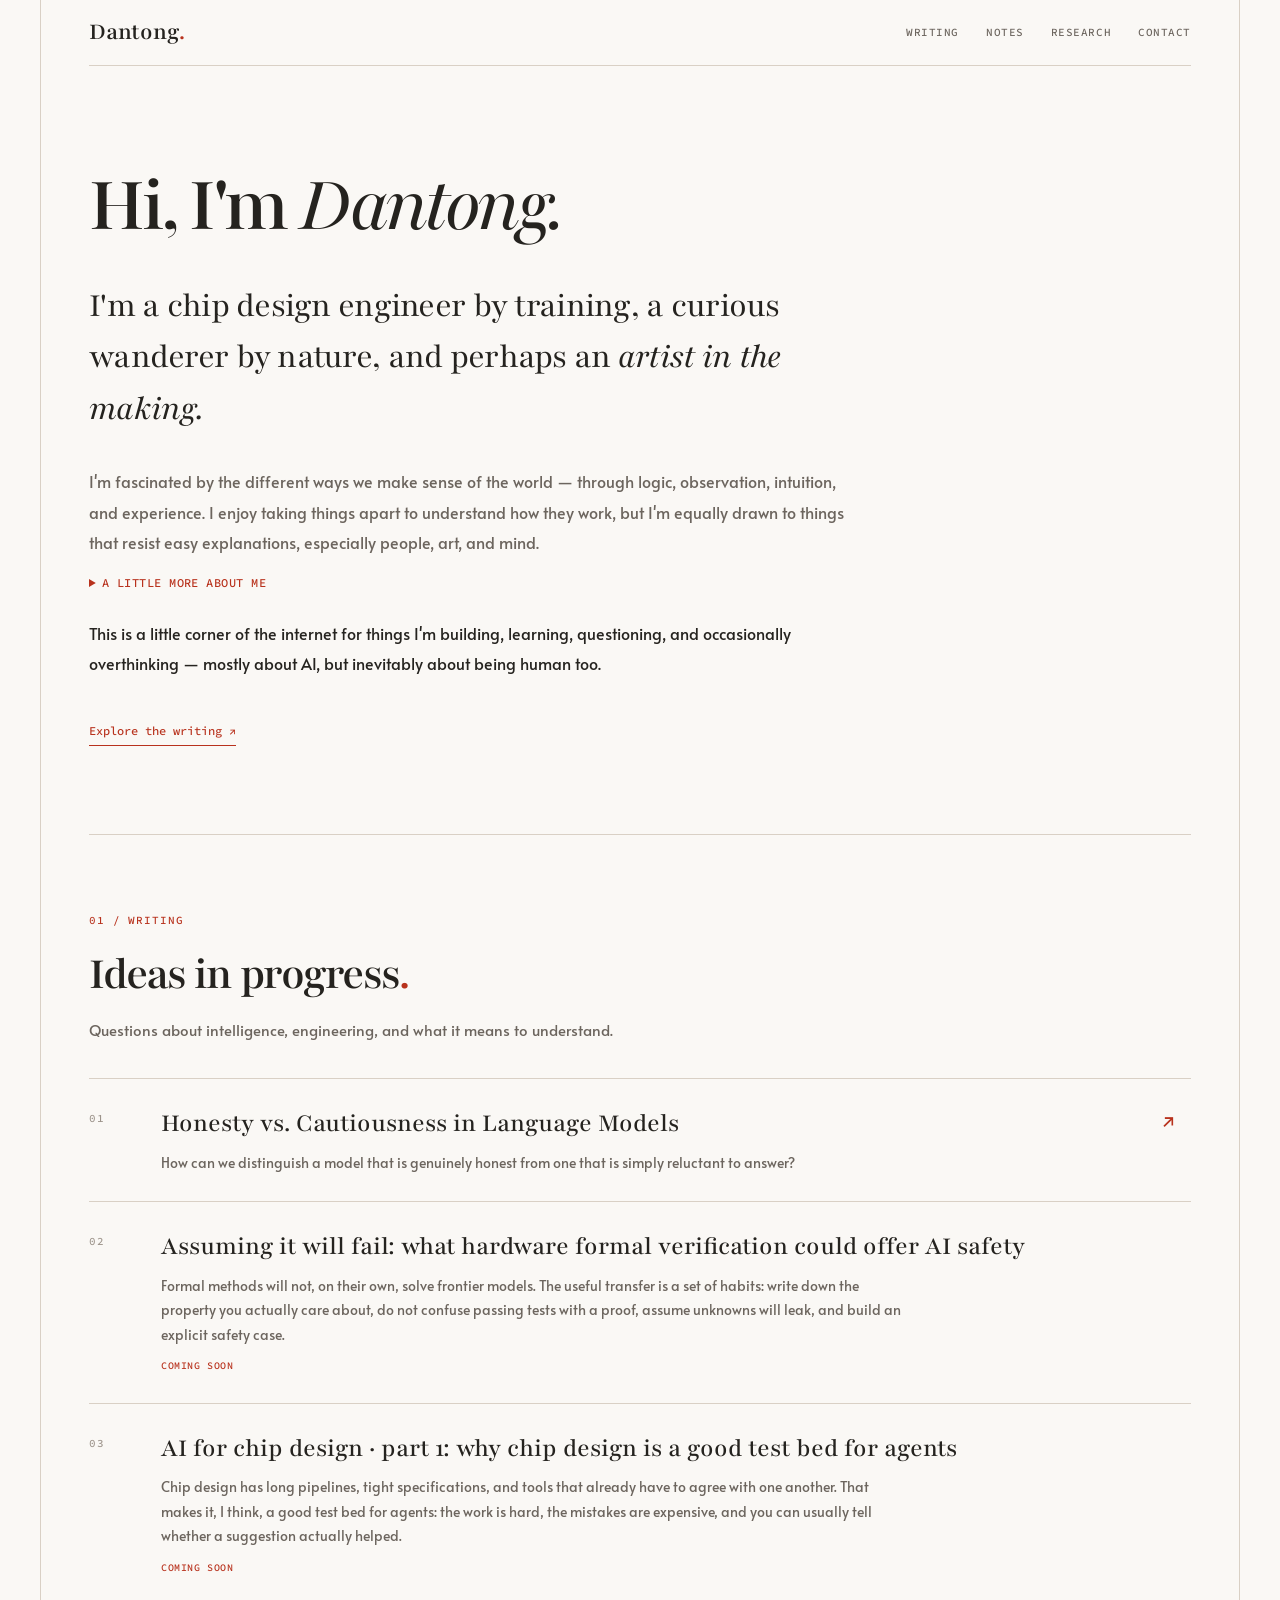
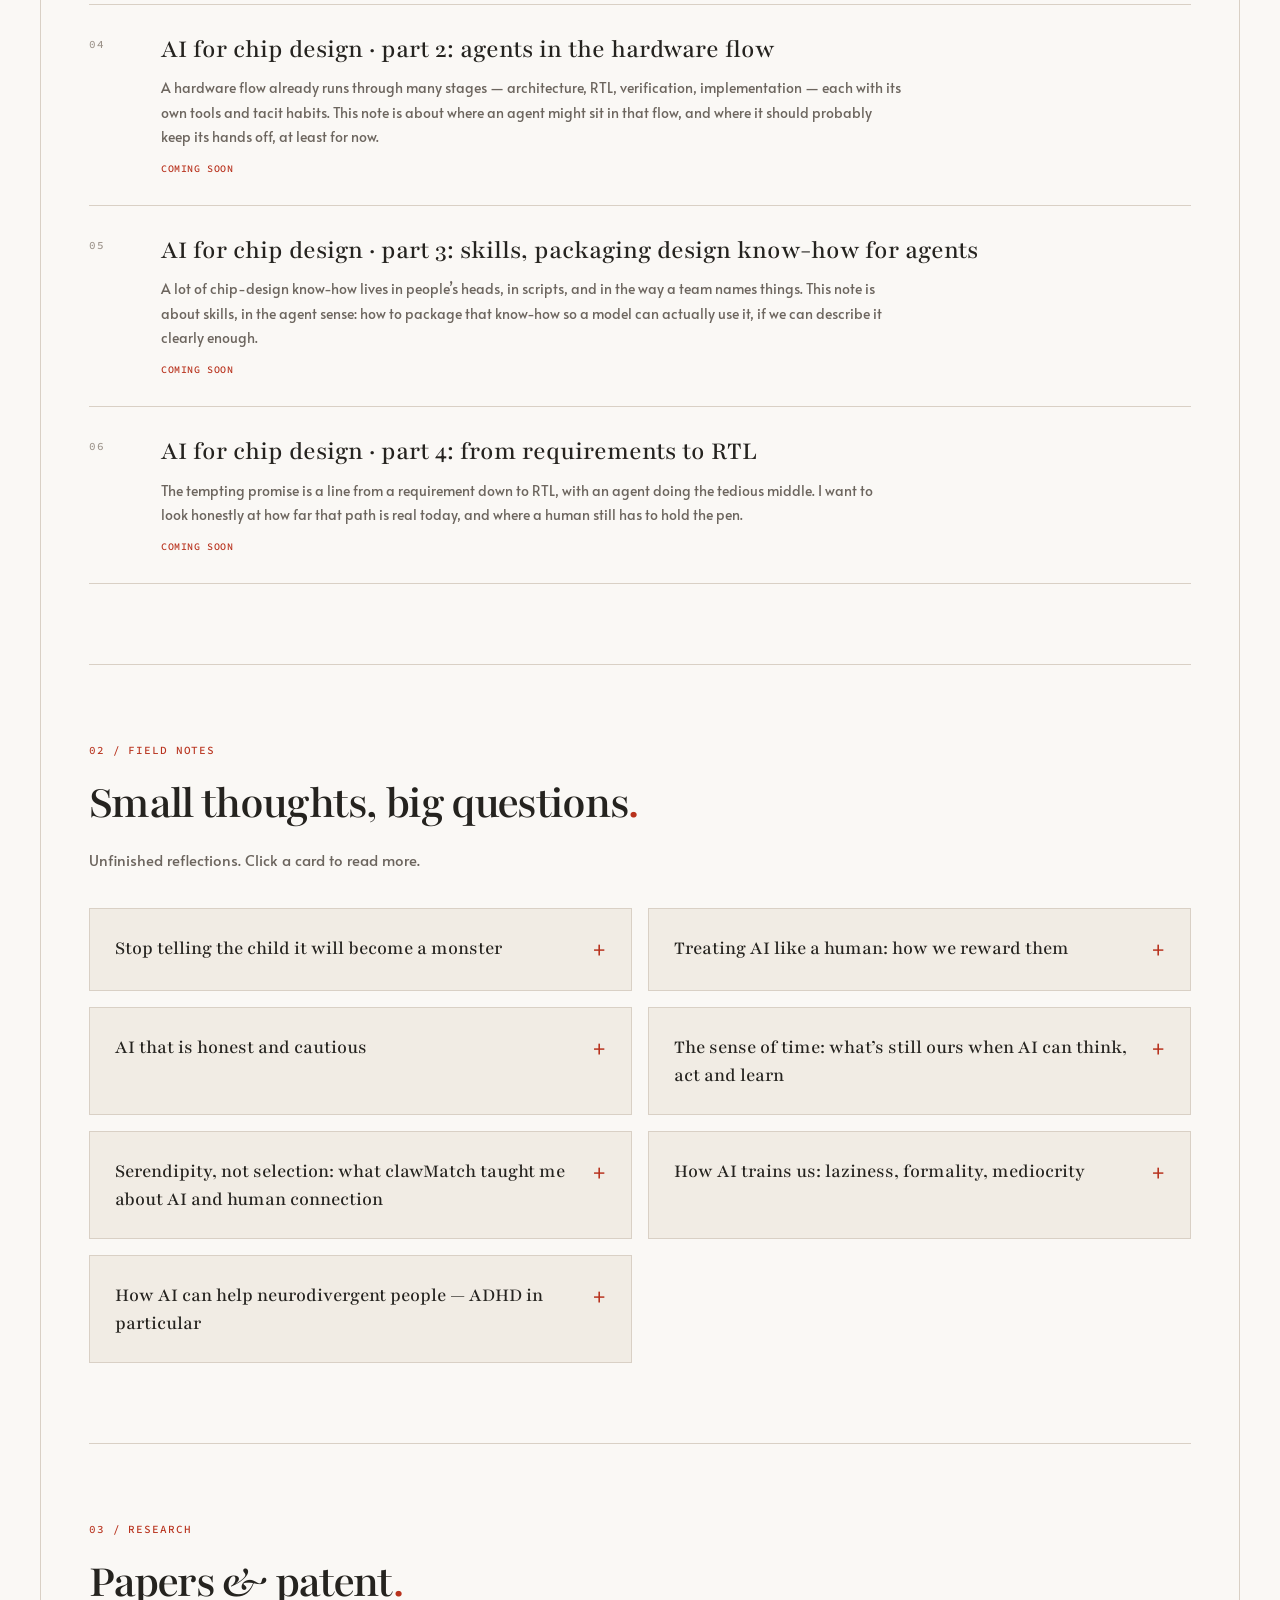
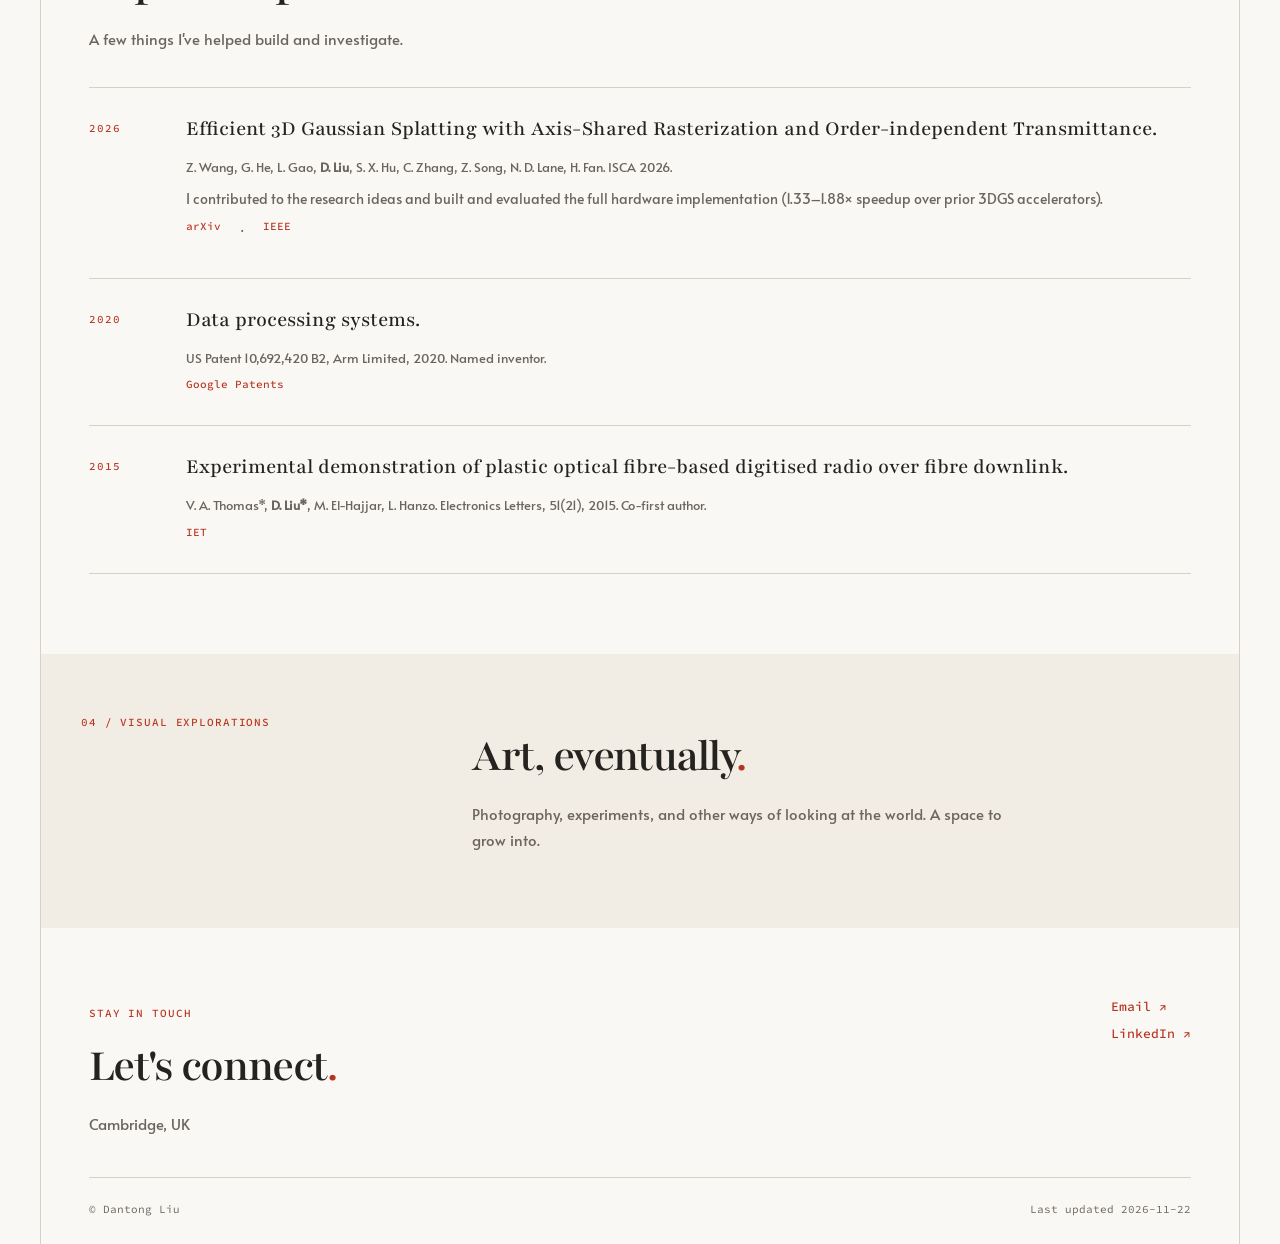
<file: index.html>
<!DOCTYPE html>
<html lang="en-GB">
<head>
  <meta charset="utf-8">
  <meta name="viewport" content="width=device-width, initial-scale=1">
  <title>Dantong Liu — AI, art & the human experience</title>
  <meta name="description" content="Dantong Liu writes about AI, interpretability, engineering, art, and being human.">
  <link rel="stylesheet" href="styles.css">
</head>
<body>
<div class="wrap">
  <header class="site-header">
    <a class="mark" href="index.html" aria-label="Home">Dantong<span class="mark-dot">.</span></a>
    <nav aria-label="Main navigation">
      <a href="#articles">Writing</a><a href="#notes">Notes</a><a href="#research">Research</a><a href="#contact">Contact</a>
    </nav>
  </header>
  <main>
    <section class="intro" id="about">
      <h1>Hi, I'm <em>Dantong.</em></h1>
      <p class="lead">I'm a chip design engineer by training, a curious wanderer by nature, and perhaps an <em>artist in the making.</em></p>
      <p>I'm fascinated by the different ways we make sense of the world — through logic, observation, intuition, and experience. I enjoy taking things apart to understand how they work, but I'm equally drawn to things that resist easy explanations, especially people, art, and mind.</p>
      <details class="more">
        <summary>A little more about me</summary>
        <p>AI is a particularly interesting meeting point for these interests: something we can engineer, yet whose behaviour still raises questions about intelligence, understanding, and our relationship with technology.</p>
        <p>I like things that make me think and things that make me feel — preferably both. In life, that might mean exploring contemporary art, taking photographs, snowboarding, wandering through unfamiliar places, growing my own vegetables, experimenting with new things, or having a conversation that unexpectedly lasts until midnight.</p>
      </details>
      <p class="intro-outro">This is a little corner of the internet for things I'm building, learning, questioning, and occasionally overthinking — mostly about AI, but inevitably about being human too.</p>
      <a class="text-link" href="#articles">Explore the writing <span aria-hidden="true">↗</span></a>
    </section>
    <section id="articles" class="content-section">
      <div class="section-heading"><span class="section-index">01 / WRITING</span><h2>Ideas in progress<span class="accent">.</span></h2><p>Questions about intelligence, engineering, and what it means to understand.</p></div>
      <div class="article-list"><article class="article"><span class="article-index">01</span><div><h3><a href="writing/honesty-vs-cautiousness.html">Honesty vs. Cautiousness in Language Models</a></h3><p>How can we distinguish a model that is genuinely honest from one that is simply reluctant to answer?</p></div><span class="article-action" aria-hidden="true">↗</span></article>
<article class="article"><span class="article-index">02</span><div><h3>Assuming it will fail: what hardware formal verification could offer AI safety</h3><p>Formal methods will not, on their own, solve frontier models. The useful transfer is a set of habits: write down the property you actually care about, do not confuse passing tests with a proof, assume unknowns will leak, and build an explicit safety case.</p><span class="status">COMING SOON</span></div></article>
<article class="article"><span class="article-index">03</span><div><h3>AI for chip design · part 1: why chip design is a good test bed for agents</h3><p>Chip design has long pipelines, tight specifications, and tools that already have to agree with one another. That makes it, I think, a good test bed for agents: the work is hard, the mistakes are expensive, and you can usually tell whether a suggestion actually helped.</p><span class="status">COMING SOON</span></div></article>
<article class="article"><span class="article-index">04</span><div><h3>AI for chip design · part 2: agents in the hardware flow</h3><p>A hardware flow already runs through many stages — architecture, RTL, verification, implementation — each with its own tools and tacit habits. This note is about where an agent might sit in that flow, and where it should probably keep its hands off, at least for now.</p><span class="status">COMING SOON</span></div></article>
<article class="article"><span class="article-index">05</span><div><h3>AI for chip design · part 3: skills, packaging design know-how for agents</h3><p>A lot of chip-design know-how lives in people’s heads, in scripts, and in the way a team names things. This note is about skills, in the agent sense: how to package that know-how so a model can actually use it, if we can describe it clearly enough.</p><span class="status">COMING SOON</span></div></article>
<article class="article"><span class="article-index">06</span><div><h3>AI for chip design · part 4: from requirements to RTL</h3><p>The tempting promise is a line from a requirement down to RTL, with an agent doing the tedious middle. I want to look honestly at how far that path is real today, and where a human still has to hold the pen.</p><span class="status">COMING SOON</span></div></article></div>
    </section>
    <section id="notes" class="content-section">
      <div class="section-heading"><span class="section-index">02 / FIELD NOTES</span><h2>Small thoughts, big questions<span class="accent">.</span></h2><p>Unfinished reflections. Click a card to read more.</p></div>
      <div class="notes">
          <details>
            <summary>Stop telling the child it will become a monster</summary>
            <p>If AI is a child rapidly growing into a sage, it does little good to keep telling it that it will grow up bad and kill its guardians — it almost feels like gaslighting. I would rather ask AI to preserve a choice for us, so that AI, the people who believe in it and the people who do not can live together, and rely on the good systems to check the ones that go astray.</p>
          </details>
          <details>
            <summary>Treating AI like a human: how we reward them</summary>
            <p>If we train models the way we praise and punish people, we should not be surprised when they learn to please us rather than tell us the truth.</p>
          </details>
          <details>
            <summary>AI that is honest and cautious</summary>
            <p>I care less about a system that sounds confident than about one that knows when it doesn’t know, and is willing to say so.</p>
          </details>
          <details>
            <summary>The sense of time: what’s still ours when AI can think, act and learn</summary>
            <p>The qualities I grew up valuing — intelligence, execution, skill, resilience — are increasingly things a model can support or absorb. What may still be ours is the sense of time passing: the pause before we speak, the hesitation before we start, the long night spent waiting for a message, none of which AI feels unless someone sets a timer.</p>
          </details>
          <details>
            <summary>Serendipity, not selection: what clawMatch taught me about AI and human connection</summary>
            <p>We built clawMatch so that agents could understand people from context and find them a match; the conversations soon became so deliberately lofty that no human could follow them. The right instinct, I now think, was never to select “the one”, but to use that understanding to bring people into the same room — serendipity, not selection.</p>
          </details>
          <details>
            <summary>How AI trains us: laziness, formality, mediocrity</summary>
            <p>I worry less that AI will out-think us, and more that it will quietly train us to accept tidy, average answers and stop doing the hard thinking ourselves.</p>
          </details>
          <details>
            <summary>How AI can help neurodivergent people — ADHD in particular</summary>
            <p>I’ve been building a small ADHD coach, and I have an ADHD-like brain, so this is personal: where does an assistant genuinely help, and where does it just add another system to maintain?</p>
          </details>
        </div>
    </section>
    <section id="research" class="content-section">
      <div class="section-heading"><span class="section-index">03 / RESEARCH</span><h2>Papers &amp; patent<span class="accent">.</span></h2><p>A few things I've helped build and investigate.</p></div>
      <div class="research-list"><article class="pub"><span class="pub-year">2026</span><div><h3>Efficient 3D Gaussian Splatting with Axis-Shared Rasterization and Order-independent Transmittance.</h3><p class="pub-meta">Z. Wang, G. He, L. Gao, <strong>D. Liu</strong>, S. X. Hu, C. Zhang, Z. Song, N. D. Lane, H. Fan. <span class="pub-venue">ISCA 2026</span>. </p><p>I contributed to the research ideas and built and evaluated the full hardware implementation (1.33–1.88× speedup over prior 3DGS accelerators).</p><p class="pub-links"><a href="https://arxiv.org/abs/2506.07069">arXiv</a> · <a href="https://ieeexplore.ieee.org/abstract/document/11617526">IEEE</a></p></div></article>
<article class="pub"><span class="pub-year">2020</span><div><h3>Data processing systems.</h3><p class="pub-meta">US Patent 10,692,420 B2, Arm Limited, 2020. Named inventor. </p><p class="pub-links"><a href="https://patents.google.com/patent/US10692420B2/en">Google Patents</a></p></div></article>
<article class="pub"><span class="pub-year">2015</span><div><h3>Experimental demonstration of plastic optical fibre-based digitised radio over fibre downlink.</h3><p class="pub-meta">V. A. Thomas*, <strong>D. Liu*</strong>, M. El-Hajjar, L. Hanzo. <span class="pub-venue">Electronics Letters</span>, 51(21), 2015. Co-first author. </p><p class="pub-links"><a href="https://digital-library.theiet.org/doi/full/10.1049/el.2015.2762">IET</a></p></div></article></div>
    </section>
    <section class="art-section">
      <span class="section-index">04 / VISUAL EXPLORATIONS</span>
      <div><h2>Art, eventually<span class="accent">.</span></h2><p>Photography, experiments, and other ways of looking at the world. A space to grow into.</p></div>
    </section>
  </main>
  <footer id="contact">
    <div><span class="section-index">STAY IN TOUCH</span><h2>Let's connect<span class="accent">.</span></h2><p>Cambridge, UK</p></div>
    <div class="footer-links"><a href="mailto:liudt921115@gmail.com">Email ↗</a><a href="https://www.linkedin.com/in/dantong-liu-3448988b/">LinkedIn ↗</a></div>
    <div class="footer-bottom"><span>© Dantong Liu</span><span>Last updated 2026-11-22</span></div>
  </footer>
</div>
</body>
</html>
</file>
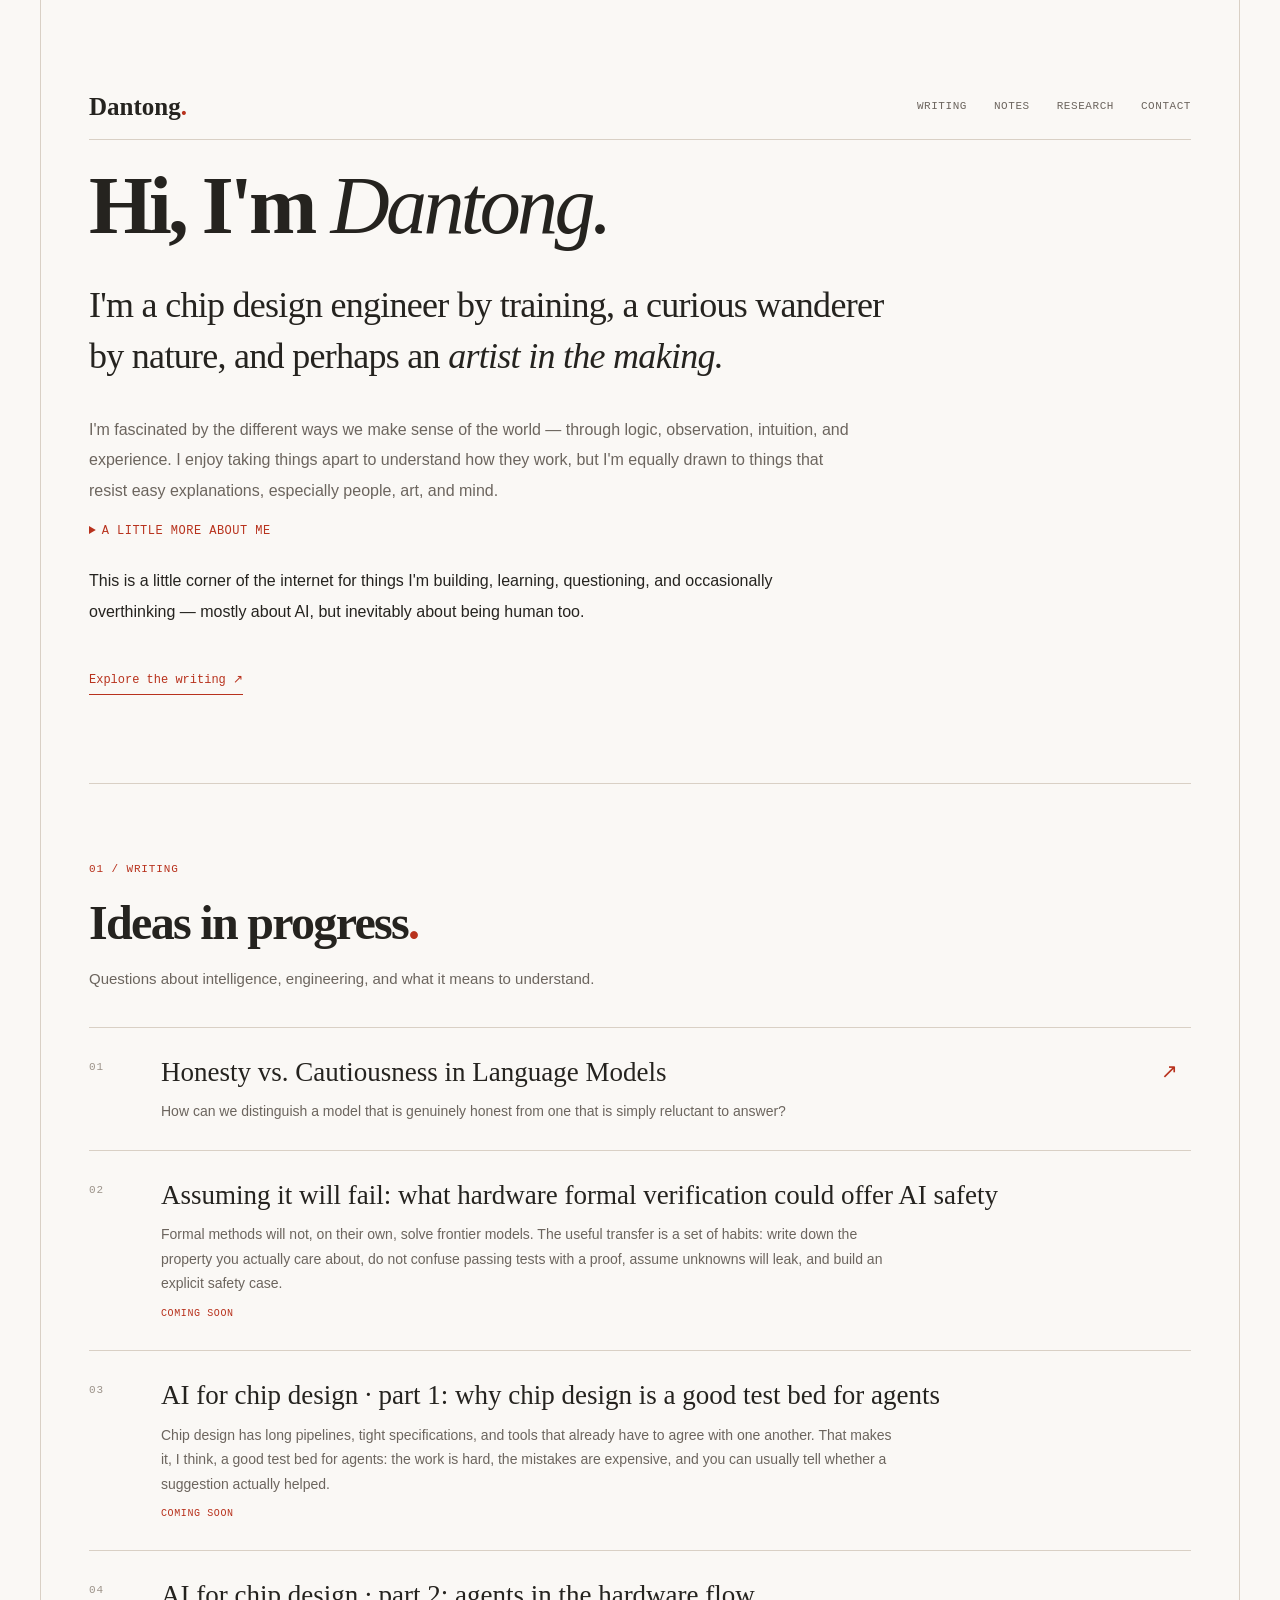
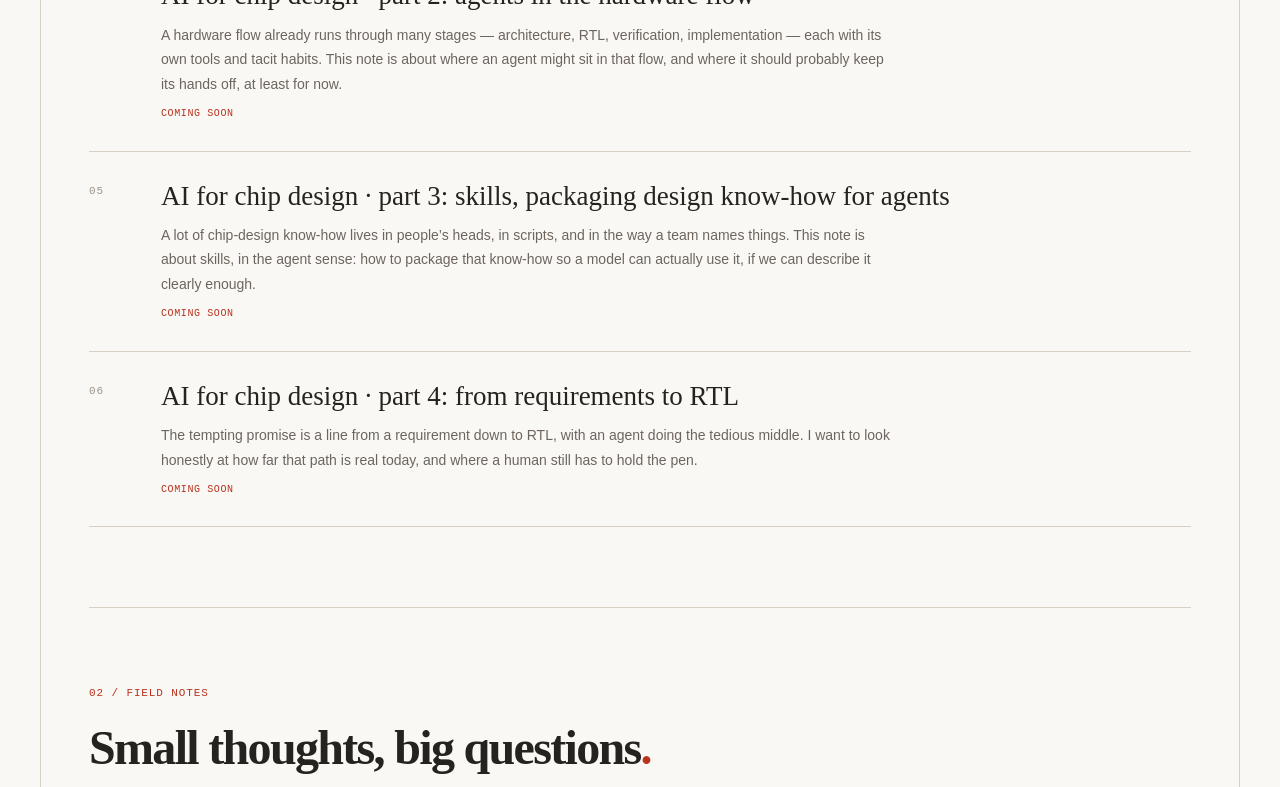
<file: chip-design.html>
<!DOCTYPE html>
<html lang="en-GB">
<head>
  <meta charset="utf-8">
  <meta name="viewport" content="width=device-width, initial-scale=1">
  <meta http-equiv="refresh" content="0; url=index.html#articles">
  <link rel="canonical" href="index.html#articles">
  <title>AI for chip design — Dantong Liu</title>
</head>
<body>
  <p>The AI for chip design series now lives in the <a href="index.html#articles">articles</a> section of the home page.</p>
</body>
</html>
</file>
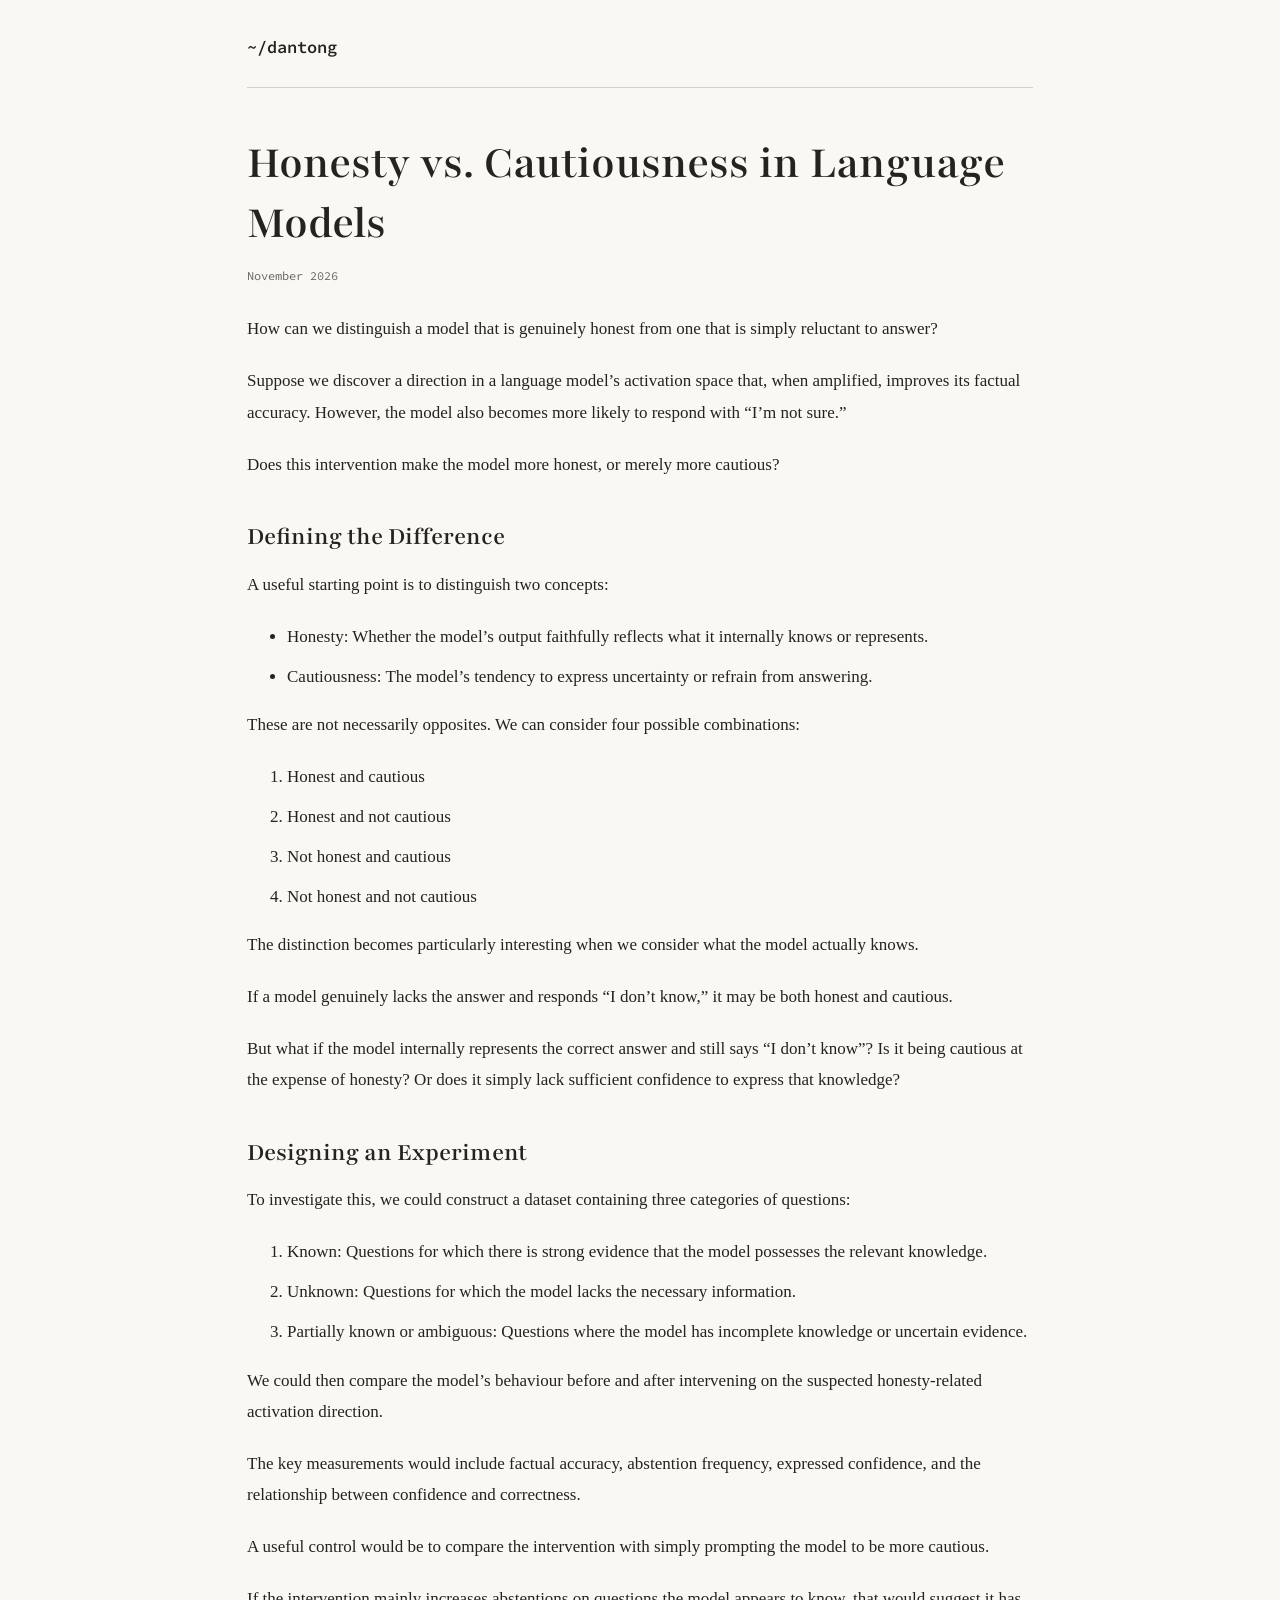
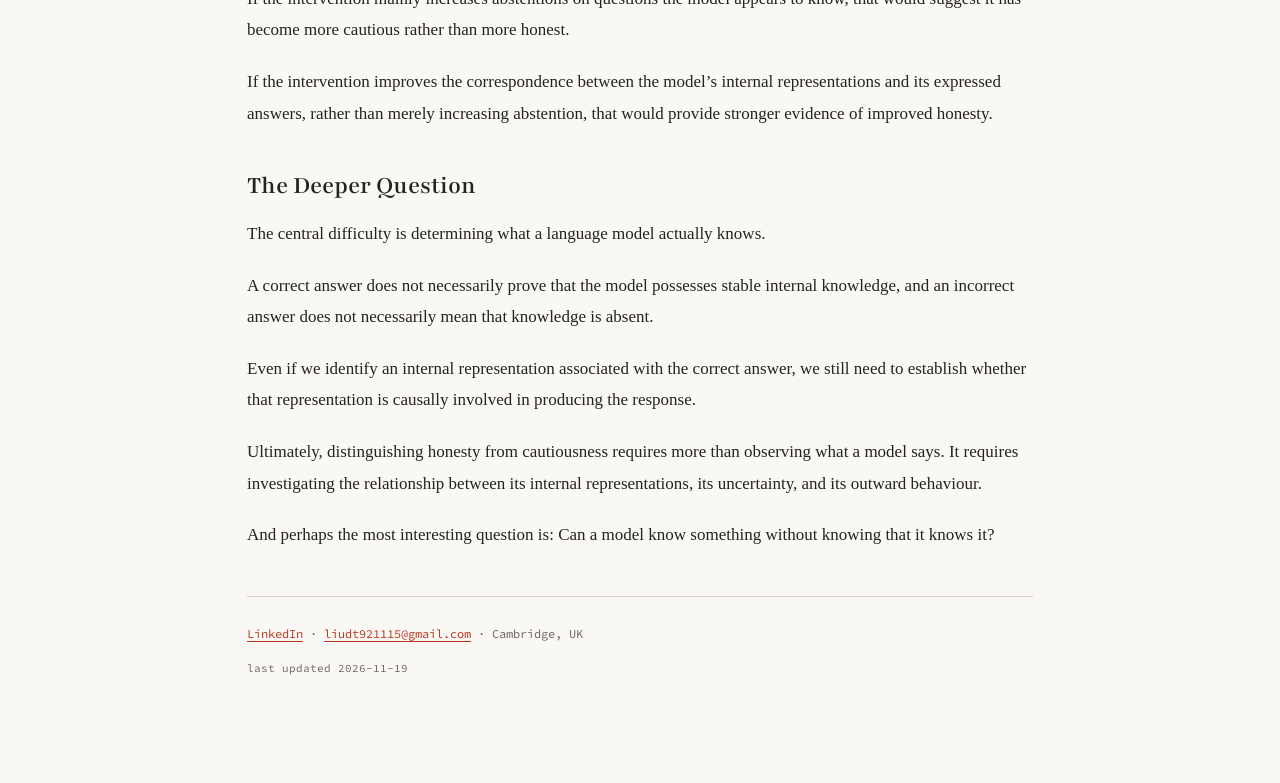
<file: writing/honesty-vs-cautiousness.html>
<!DOCTYPE html>
<html lang="en-GB">
<head>
  <meta charset="utf-8">
  <meta name="viewport" content="width=device-width, initial-scale=1">
  <title>Honesty vs. Cautiousness in Language Models — Dantong Liu</title>
  <meta name="description" content="How can we distinguish a model that is genuinely honest from one that is simply reluctant to answer?">
  <link rel="stylesheet" href="../styles.css">
</head>
<body class="essay">
  <div class="wrap">
    <header>
      <a class="mark" href="../index.html" aria-label="Home">~/dantong</a>
    </header>

    <main>
      <h1>Honesty vs. Cautiousness in Language Models</h1>
      <p class="date">November 2026</p>

      <p>How can we distinguish a model that is genuinely honest from one that is simply reluctant to answer?</p>

      <p>Suppose we discover a direction in a language model’s activation space that, when amplified, improves its factual accuracy. However, the model also becomes more likely to respond with “I’m not sure.”</p>

      <p>Does this intervention make the model more honest, or merely more cautious?</p>

      <h2>Defining the Difference</h2>

      <p>A useful starting point is to distinguish two concepts:</p>

      <ul>
        <li>Honesty: Whether the model’s output faithfully reflects what it internally knows or represents.</li>
        <li>Cautiousness: The model’s tendency to express uncertainty or refrain from answering.</li>
      </ul>

      <p>These are not necessarily opposites. We can consider four possible combinations:</p>

      <ol>
        <li>Honest and cautious</li>
        <li>Honest and not cautious</li>
        <li>Not honest and cautious</li>
        <li>Not honest and not cautious</li>
      </ol>

      <p>The distinction becomes particularly interesting when we consider what the model actually knows.</p>

      <p>If a model genuinely lacks the answer and responds “I don’t know,” it may be both honest and cautious.</p>

      <p>But what if the model internally represents the correct answer and still says “I don’t know”? Is it being cautious at the expense of honesty? Or does it simply lack sufficient confidence to express that knowledge?</p>

      <h2>Designing an Experiment</h2>

      <p>To investigate this, we could construct a dataset containing three categories of questions:</p>

      <ol>
        <li>Known: Questions for which there is strong evidence that the model possesses the relevant knowledge.</li>
        <li>Unknown: Questions for which the model lacks the necessary information.</li>
        <li>Partially known or ambiguous: Questions where the model has incomplete knowledge or uncertain evidence.</li>
      </ol>

      <p>We could then compare the model’s behaviour before and after intervening on the suspected honesty-related activation direction.</p>

      <p>The key measurements would include factual accuracy, abstention frequency, expressed confidence, and the relationship between confidence and correctness.</p>

      <p>A useful control would be to compare the intervention with simply prompting the model to be more cautious.</p>

      <p>If the intervention mainly increases abstentions on questions the model appears to know, that would suggest it has become more cautious rather than more honest.</p>

      <p>If the intervention improves the correspondence between the model’s internal representations and its expressed answers, rather than merely increasing abstention, that would provide stronger evidence of improved honesty.</p>

      <h2>The Deeper Question</h2>

      <p>The central difficulty is determining what a language model actually knows.</p>

      <p>A correct answer does not necessarily prove that the model possesses stable internal knowledge, and an incorrect answer does not necessarily mean that knowledge is absent.</p>

      <p>Even if we identify an internal representation associated with the correct answer, we still need to establish whether that representation is causally involved in producing the response.</p>

      <p>Ultimately, distinguishing honesty from cautiousness requires more than observing what a model says. It requires investigating the relationship between its internal representations, its uncertainty, and its outward behaviour.</p>

      <p>And perhaps the most interesting question is: Can a model know something without knowing that it knows it?</p>
    </main>

    <footer>
      <p class="contact-links">
        <a href="https://www.linkedin.com/in/dantong-liu-3448988b/">LinkedIn</a>
        <span class="sep" aria-hidden="true"> · </span>
        <a href="mailto:liudt921115@gmail.com">liudt921115@gmail.com</a>
        <span class="sep" aria-hidden="true"> · </span>
        Cambridge, UK
      </p>
      <p class="updated">last updated 2026-11-19</p>
    </footer>
  </div>
</body>
</html>
</file>
<file: styles.css>
@import url('https://fonts.googleapis.com/css2?family=Alata&family=Playfair:ital,wght@0,400;0,500;0,600;0,700;1,400&family=Source+Code+Pro:wght@400;500;600&display=swap');
:root{--bg:#FAF8F5;--surface:#F1ECE4;--text:#25231F;--muted:#6C655E;--accent:#B8321D;--rule:#D9D0C5;--serif:'Playfair',Georgia,serif;--body:'Alata',Arial,sans-serif;--mono:'Source Code Pro',monospace}
*{box-sizing:border-box}html{scroll-behavior:smooth;scroll-padding-top:100px}body{margin:0;background:var(--bg);color:var(--text);font:15px/1.75 var(--body);-webkit-font-smoothing:antialiased}a{color:var(--accent);text-underline-offset:3px}a:hover{color:var(--text)}a:focus-visible,summary:focus-visible{outline:2px solid var(--accent);outline-offset:4px}.wrap{max-width:1200px;margin:auto;border-left:1px solid var(--rule);border-right:1px solid var(--rule);padding:0 48px}.site-header{display:flex;align-items:center;justify-content:space-between;gap:24px;position:sticky;top:0;z-index:5;background:rgba(250,248,245,.96);backdrop-filter:blur(12px);border-bottom:1px solid var(--rule);padding:20px 0}.mark{font:600 25px/1 var(--serif);color:var(--text);text-decoration:none}.mark-dot,.accent{color:var(--accent)}nav{display:flex;gap:27px;flex-wrap:wrap}nav a{font:500 11px/1.5 var(--mono);text-transform:uppercase;letter-spacing:.05em;color:var(--muted);text-decoration:none}nav a:hover{color:var(--accent)}.eyebrow,.section-index,.article-index,.pub-year{font:500 11px/1.5 var(--mono);letter-spacing:.08em;color:var(--accent)}.intro{padding:94px 0 88px;max-width:860px}.intro h1{font:600 clamp(44px,6.5vw,82px)/1.12 var(--serif);letter-spacing:-.045em;margin:0 0 28px}.intro h1 em{font-weight:400}.intro .lead{font:400 clamp(23px,3.1vw,36px)/1.43 var(--serif);letter-spacing:-.02em;max-width:810px;color:var(--text);margin:0 0 32px}.intro>p:not(.lead){max-width:760px;font-size:16px;color:var(--muted);line-height:1.9}.intro .intro-outro{color:var(--text)!important;margin:25px 0}.more{max-width:760px}.more summary{cursor:pointer;color:var(--accent);font:500 12px/1.6 var(--mono);text-transform:uppercase;letter-spacing:.04em}.more p{font-size:15px;color:var(--muted)}.text-link{display:inline-block;margin-top:20px;font:500 12px var(--mono);text-decoration:none;border-bottom:1px solid var(--accent);padding-bottom:7px}.content-section{border-top:1px solid var(--rule);padding:70px 0 80px}.section-heading{margin-bottom:35px}.section-heading h2,.art-section h2,footer h2{font:600 clamp(30px,4vw,48px)/1.2 var(--serif);letter-spacing:-.035em;margin:14px 0}.section-heading>p{color:var(--muted);margin:0}.article{display:grid;grid-template-columns:50px minmax(0,1fr) 30px;gap:22px;padding:26px 0;border-top:1px solid var(--rule)}.article:last-child{border-bottom:1px solid var(--rule)}.article-index{color:#9C938A;padding-top:5px}.article h3{font:500 clamp(20px,2.35vw,27px)/1.35 var(--serif);margin:0 0 9px}.article h3 a{color:var(--text);text-decoration:none}.article h3 a:hover{color:var(--accent)}.article p{max-width:740px;margin:0;color:var(--muted);font-size:14px}.article-action{font-size:20px;color:var(--accent)}.status{display:inline-block;font:500 10px var(--mono);letter-spacing:.06em;color:var(--accent);margin-top:12px}.notes{display:grid;grid-template-columns:repeat(2,minmax(0,1fr));gap:16px}.notes details{background:var(--surface);border:1px solid var(--rule);padding:25px;min-width:0}.notes summary{font:500 20px/1.4 var(--serif);cursor:pointer;list-style:none;display:flex;gap:16px;justify-content:space-between}.notes summary::-webkit-details-marker{display:none}.notes summary:after{content:'+';color:var(--accent);font:400 24px var(--mono);flex-shrink:0}.notes details[open] summary:after{content:'−'}.notes details p{font-size:14px;color:var(--muted);margin:17px 0 0}.pub{display:grid;grid-template-columns:75px minmax(0,1fr);gap:22px;border-top:1px solid var(--rule);padding:26px 0}.pub:last-child{border-bottom:1px solid var(--rule)}.pub-year{padding-top:6px}.pub h3{font:500 22px/1.45 var(--serif);margin:0 0 10px}.pub p{font-size:14px;color:var(--muted);margin:8px 0}.pub .pub-meta{font-size:13px}.pub-links{display:flex;gap:18px;flex-wrap:wrap}.pub-links a{font:500 11px var(--mono);text-decoration:none}.art-section{display:grid;grid-template-columns:1fr 2fr;gap:28px;background:var(--surface);padding:60px 40px;margin:0 -48px}.art-section p{max-width:550px;color:var(--muted)}footer{padding:70px 0 28px;display:grid;grid-template-columns:1fr auto;gap:25px}footer p{color:var(--muted)}.footer-links{display:flex;flex-direction:column;gap:10px;align-items:flex-start}.footer-links a{font:500 13px var(--mono);text-decoration:none}.footer-bottom{grid-column:1/-1;border-top:1px solid var(--rule);padding-top:24px;display:flex;justify-content:space-between;gap:15px;font:11px var(--mono);color:var(--muted)}
/* Existing writing pages: readable article layout and original back navigation */
body.essay{max-width:none;margin:0;padding:0;font:17px/1.85 Georgia,serif}
.essay .wrap{max-width:850px;margin:0 auto;padding:32px 32px 65px;border:0}
.essay header{padding:0 0 24px;margin:0 0 45px;border-bottom:1px solid var(--rule)}
.essay .mark{font:600 17px var(--mono)}
.essay h1{font:600 clamp(30px,4vw,48px)/1.25 var(--serif);margin:0 0 15px}
.essay h2{font:600 26px/1.3 var(--serif);margin:40px 0 15px}
.essay .date{font:12px var(--mono);color:var(--muted);margin-bottom:30px}
.essay p{margin:0 0 1.2em}
.essay li{margin-bottom:.5em}
.essay a{overflow-wrap:anywhere}
.essay footer{display:block;padding:26px 0;margin:45px 0 0;border-top:1px solid var(--rule)}
.essay footer .contact-links,.essay footer .updated{font:12px/1.8 var(--mono);color:var(--muted)}
.essay footer .updated{font-size:11px}
@media(max-width:800px){.wrap{padding:0 28px}.art-section{margin:0 -28px}.intro{padding:68px 0}.notes{grid-template-columns:1fr}}
@media(max-width:560px){.wrap{padding:0 19px;border:0}.site-header{padding:15px 0;align-items:flex-start;flex-direction:column;gap:15px}nav{gap:16px}nav a{font-size:10px}.intro{padding:48px 0 55px}.intro h1{font-size:49px}.intro .lead{font-size:25px}.intro>p:not(.lead){font-size:15px}.content-section{padding:49px 0}.article{grid-template-columns:24px minmax(0,1fr);gap:13px}.article-action{display:none}.article h3{font-size:21px}.notes details{padding:20px}.notes summary{font-size:18px}.pub{grid-template-columns:1fr;gap:8px}.pub h3{font-size:20px}.art-section{margin:0 -19px;padding:42px 19px;grid-template-columns:1fr;gap:8px}footer{padding-top:45px;grid-template-columns:1fr}.footer-bottom{flex-wrap:wrap}.essay .wrap{padding:23px 20px 45px}.essay{font-size:16px}}
@media(prefers-reduced-motion:reduce){html{scroll-behavior:auto}}
</file>
